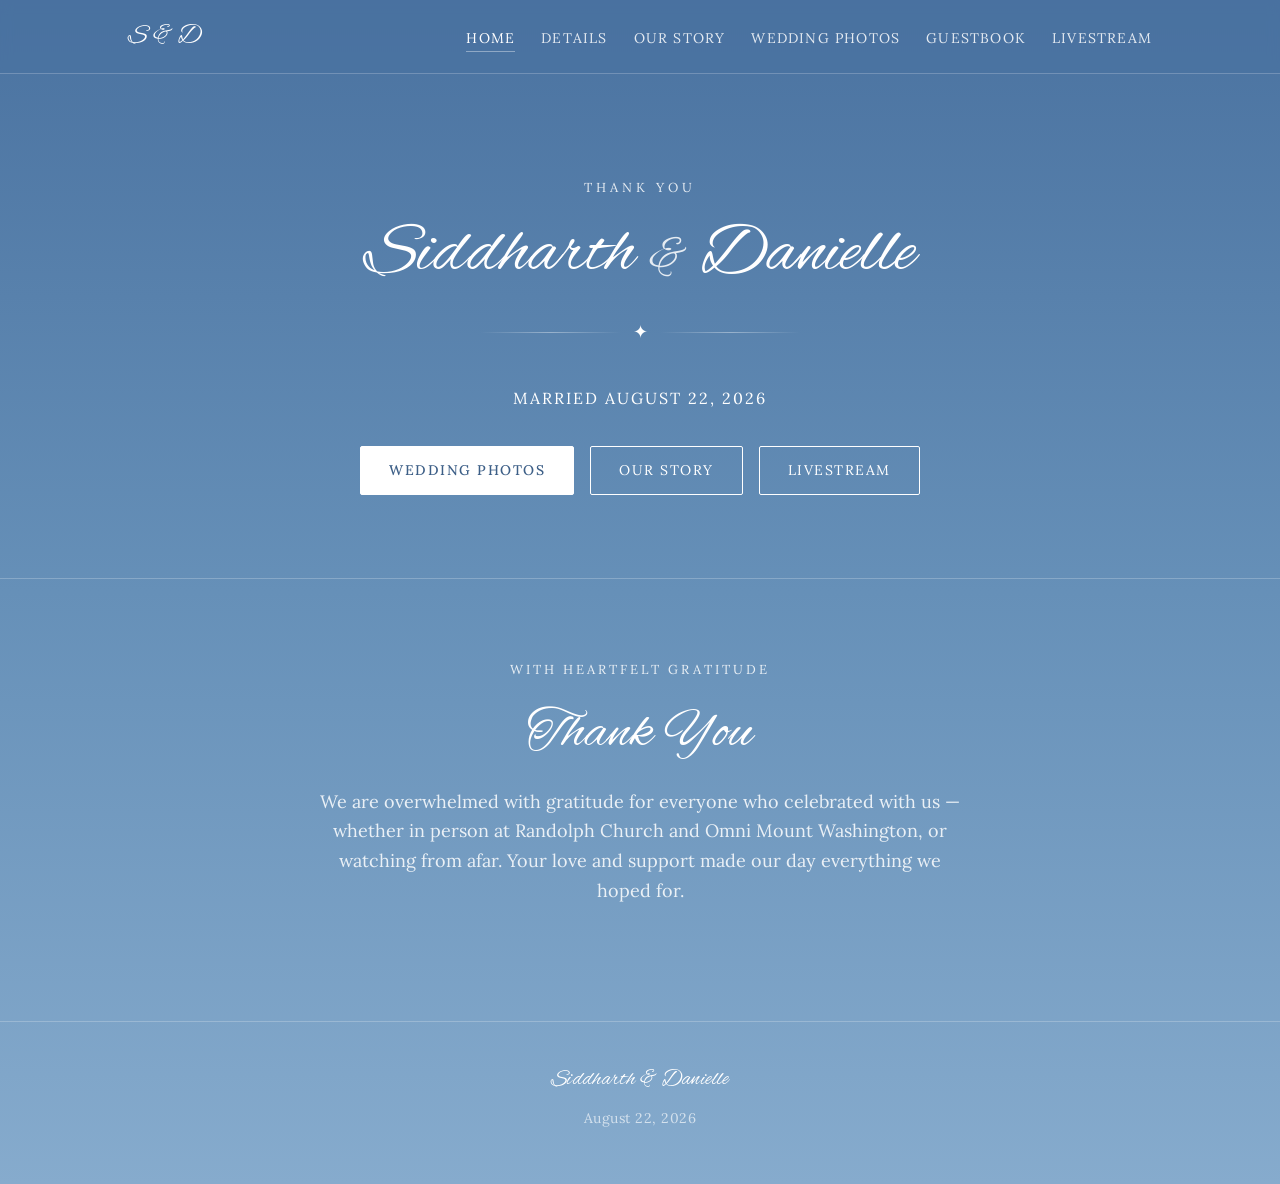
<file: index.html>
<!DOCTYPE html>
<html lang="en">
<head>
<meta charset="UTF-8">
<meta name="viewport" content="width=device-width, initial-scale=1.0">
<title>Home</title>
<link rel="stylesheet" href="assets/css/style.css?v=14">
</head>
<body>

<header class="site-header">
  <div class="nav-wrap">
    <a href="index.html" class="brand" data-couple-initials>S &amp; D</a>
    <button class="nav-toggle" aria-label="Toggle navigation">&#9776;</button>
    <ul class="nav-links">
      <li><a href="index.html">Home</a></li>
      <li><a href="details.html">Details</a></li>
      <li><a href="our-story.html">Our Story</a></li>
      <li><a href="wedding-photos.html">Wedding Photos</a></li>
      <li><a href="guestbook.html">Guestbook</a></li>
      <li><a href="livestream.html">Livestream</a></li>
    </ul>
  </div>
</header>

<section class="hero">
  <div class="hero-eyebrow">Thank You</div>
  <h1 class="hero-names" data-hero-names>Partner One <span class="hero-ampersand">&amp;</span> Partner Two</h1>
  <div class="divider"><span class="mark">&#10022;</span></div>
  <div class="hero-date">Married <span data-hero-date>August 22, 2026</span></div>
  <div class="hero-date" data-hashtag style="font-size:16px; letter-spacing:2px; opacity:0.7; margin-top:6px;"></div>
  <div class="hero-cta">
    <a href="wedding-photos.html" class="btn btn-solid">Wedding Photos</a>
    <a href="our-story.html" class="btn">Our Story</a>
    <a href="livestream.html" class="btn">Livestream</a>
  </div>
</section>

<section class="section">
  <div class="container">
    <div class="section-subtitle">With Heartfelt Gratitude</div>
    <h2 class="section-title" style="text-align:center;">Thank You</h2>
    <p class="section-lead">
      We are overwhelmed with gratitude for everyone who celebrated with us &mdash;
      whether in person at Randolph Church and Omni Mount Washington, or watching
      from afar. Your love and support made our day everything we hoped for.
    </p>
  </div>
</section>

<footer class="site-footer">
  <div class="container">
    <div class="brand" data-couple-brand>Partner One &amp; Partner Two</div>
    <div><span data-wedding-date-footer>August 22, 2026</span></div>
  </div>
</footer>

<script src="assets/js/site-data.js?v=8"></script>
<script src="assets/js/main.js?v=9"></script>
</body>
</html>
</file>
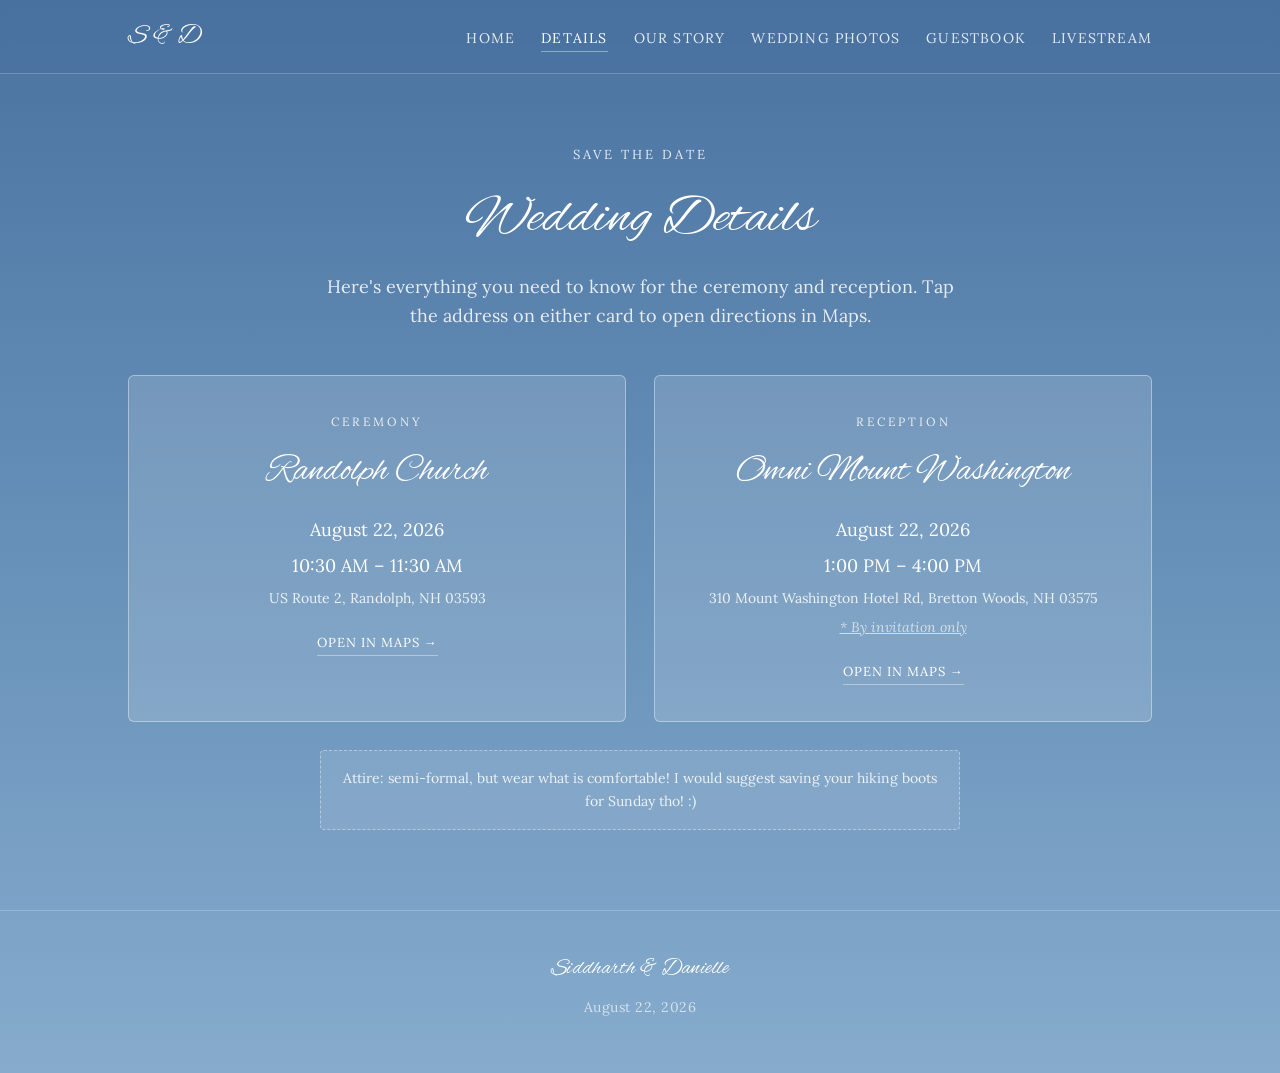
<file: details.html>
<!DOCTYPE html>
<html lang="en">
<head>
<meta charset="UTF-8">
<meta name="viewport" content="width=device-width, initial-scale=1.0">
<title>Wedding Details</title>
<link rel="stylesheet" href="assets/css/style.css?v=14">
</head>
<body>

<header class="site-header">
  <div class="nav-wrap">
    <a href="index.html" class="brand" data-couple-initials>S &amp; D</a>
    <button class="nav-toggle" aria-label="Toggle navigation">&#9776;</button>
    <ul class="nav-links">
      <li><a href="index.html">Home</a></li>
      <li><a href="details.html">Details</a></li>
      <li><a href="our-story.html">Our Story</a></li>
      <li><a href="wedding-photos.html">Wedding Photos</a></li>
      <li><a href="guestbook.html">Guestbook</a></li>
      <li><a href="livestream.html">Livestream</a></li>
    </ul>
  </div>
</header>

<section class="section" style="padding-top:70px;">
  <div class="container">
    <div class="section-subtitle">Save the Date</div>
    <h1 class="section-title" style="text-align:center;">Wedding Details</h1>
    <p class="section-lead">
      Here's everything you need to know for the ceremony and reception.
      Tap the address on either card to open directions in Maps.
    </p>

    <div class="event-grid">
      <div class="event-card fade-in">
        <div class="event-kicker">Ceremony</div>
        <h3 class="event-title" data-ceremony-venue>Venue Name</h3>
        <p class="event-detail" data-ceremony-date>Date</p>
        <p class="event-detail" data-ceremony-time>Time</p>
        <p class="event-detail small" data-ceremony-address>Address</p>
        <a class="event-map-link" data-ceremony-maps href="#" target="_blank" rel="noopener">
          Open in Maps &#8594;
        </a>
      </div>

      <div class="event-card fade-in">
        <div class="event-kicker">Reception</div>
        <h3 class="event-title" data-reception-venue>Venue Name</h3>
        <p class="event-detail" data-reception-date>Date</p>
        <p class="event-detail" data-reception-time>Time</p>
        <p class="event-detail small" data-reception-address>Address</p>
        <p class="event-detail small" data-reception-note style="opacity:0.75; margin-top:6px; font-style:italic; text-decoration:underline;"></p>
        <a class="event-map-link" data-reception-maps href="#" target="_blank" rel="noopener">
          Open in Maps &#8594;
        </a>
      </div>
    </div>

    <div class="note-box" data-attire-note>
      <!-- Populated automatically from site-data.js (attireNote) -->
    </div>
  </div>
</section>

<footer class="site-footer">
  <div class="container">
    <div class="brand" data-couple-brand>Partner One &amp; Partner Two</div>
    <div><span data-wedding-date-footer>August 22, 2026</span></div>
  </div>
</footer>

<script src="assets/js/site-data.js?v=8"></script>
<script src="assets/js/main.js?v=9"></script>
</body>
</html>
</file>
<file: assets/css/style.css>
/* ============================================================
   Wedding Site — Hydrangea Blue Gradient Theme
   ------------------------------------------------------------
   Soft blue gradient background (deep to light, top to bottom),
   ivory/white text, script font (Alex Brush) for names and card
   titles, clean serif (Lora) for menu, subtext, and body copy.

   Other saved themes:
   - style-theme-forest-gold.css   (original dark green / gold)
   - style-theme-plain-build.css   (flat white/black/Roboto build mode)
   Swap this file's contents with either of those (or change the
   <link> in each HTML page) to switch themes.
   ============================================================ */

@import url('https://fonts.googleapis.com/css2?family=Alex+Brush&family=Lora:ital,wght@0,400;0,500;1,400&display=swap');

:root {
  --bg-top: #4A72A0;
  --bg-mid: #6690B8;
  --bg-bottom: #86ABCD;

  --ink: #FFFFFF;
  --ink-soft: rgba(255, 255, 255, 0.85);
  --ink-faint: rgba(255, 255, 255, 0.65);

  --line: rgba(255, 255, 255, 0.38);
  --line-soft: rgba(255, 255, 255, 0.22);
  --card-bg: rgba(255, 255, 255, 0.14);

  --btn-ink: #3D5F87;

  --font-script: 'Alex Brush', cursive;
  --font-serif: 'Lora', Georgia, serif;
  --font-body: 'Lora', Georgia, serif;

  --max-width: 1080px;
}

* { box-sizing: border-box; }

html { scroll-behavior: smooth; }

html {
  min-height: 100%;
}
body {
  margin: 0;
  min-height: 100vh;
  background: linear-gradient(to bottom, var(--bg-top) 0%, var(--bg-mid) 50%, var(--bg-bottom) 100%);
  background-repeat: no-repeat;
  background-size: 100% 100%;
  color: var(--ink);
  font-family: var(--font-body);
  font-size: 18px;
  line-height: 1.65;
  -webkit-font-smoothing: antialiased;
}

img { max-width: 100%; display: block; }

a { color: var(--ink); text-decoration: none; }
a:hover { color: var(--ink-soft); }

.container {
  max-width: var(--max-width);
  margin: 0 auto;
  padding: 0 28px;
}

/* ---------- Ornamental divider ---------- */
.divider {
  display: flex;
  align-items: center;
  justify-content: center;
  gap: 12px;
  margin: 26px auto;
  color: var(--ink-faint);
  width: 100%;
  max-width: 320px;
}
.divider::before,
.divider::after {
  content: "";
  flex: 1;
  height: 1px;
  background: linear-gradient(90deg, transparent, var(--line), transparent);
}
.divider .mark { font-size: 18px; color: var(--ink); line-height: 1; }

/* ---------- Navigation ---------- */
.site-header {
  position: sticky;
  top: 0;
  z-index: 100;
  background: rgba(74, 114, 160, 0.55);
  backdrop-filter: blur(6px);
  border-bottom: 1px solid var(--line-soft);
}

.nav-wrap {
  max-width: var(--max-width);
  margin: 0 auto;
  padding: 15px 28px;
  display: flex;
  align-items: center;
  justify-content: space-between;
}

.brand {
  font-family: var(--font-script);
  font-size: 26px;
  color: var(--ink);
  letter-spacing: 0.3px;
  white-space: nowrap;
}

.nav-links {
  display: flex;
  gap: 26px;
  list-style: none;
  margin: 0;
  padding: 0;
}

.nav-links a {
  font-family: var(--font-serif);
  font-size: 14px;
  letter-spacing: 1.2px;
  text-transform: uppercase;
  color: var(--ink-soft);
  padding-bottom: 4px;
  border-bottom: 1px solid transparent;
  transition: color 0.2s ease, border-color 0.2s ease;
}

.nav-links a:hover,
.nav-links a.active {
  color: var(--ink);
  border-color: var(--line);
}

.nav-toggle {
  display: none;
  background: transparent;
  border: 1px solid var(--line);
  color: var(--ink);
  font-size: 20px;
  width: 40px;
  height: 40px;
  border-radius: 3px;
  cursor: pointer;
}

@media (max-width: 780px) {
  .nav-toggle { display: block; }
  .nav-links {
    position: absolute;
    top: 100%;
    left: 0;
    right: 0;
    flex-direction: column;
    background: var(--bg-top);
    padding: 18px 28px 24px;
    gap: 16px;
    border-bottom: 1px solid var(--line-soft);
    display: none;
  }
  .nav-links.open { display: flex; }
}

/* ---------- Hero ---------- */
.hero {
  min-height: 56vh;
  display: flex;
  flex-direction: column;
  align-items: center;
  justify-content: center;
  text-align: center;
  padding: 60px 24px 40px;
  position: relative;
}

.hero-eyebrow {
  font-family: var(--font-serif);
  text-transform: uppercase;
  letter-spacing: 4px;
  font-size: 13px;
  color: var(--ink-soft);
  margin-bottom: 16px;
}

.hero-names {
  font-family: var(--font-script);
  font-weight: 400;
  font-size: clamp(44px, 8vw, 72px);
  line-height: 1.15;
  color: var(--ink);
  margin: 0 4px;
  white-space: nowrap;
}

.hero-ampersand {
  font-size: 0.7em;
  color: var(--ink-soft);
}

.hero-date {
  font-family: var(--font-serif);
  text-transform: uppercase;
  font-size: clamp(14px, 2vw, 16px);
  letter-spacing: 2px;
  color: var(--ink);
  margin-top: 18px;
}

.hero-cta {
  margin-top: 34px;
  display: flex;
  gap: 16px;
  flex-wrap: wrap;
  justify-content: center;
}

/* ---------- Buttons ---------- */
.btn {
  display: inline-block;
  font-family: var(--font-serif);
  font-size: 14px;
  letter-spacing: 1.5px;
  text-transform: uppercase;
  padding: 12px 28px;
  border: 1px solid var(--ink);
  border-radius: 2px;
  color: var(--ink);
  background: transparent;
  cursor: pointer;
  transition: all 0.2s ease;
}
.btn:hover {
  background: var(--ink);
  color: var(--btn-ink);
}
.btn-solid {
  background: var(--ink);
  color: var(--btn-ink);
  font-weight: 500;
}
.btn-solid:hover {
  background: rgba(255, 255, 255, 0.85);
  color: var(--btn-ink);
}

/* ---------- Sections ---------- */
.section {
  padding: 80px 0;
  border-top: 1px solid var(--line-soft);
}
.section:first-of-type { border-top: none; }

.section-title {
  font-family: var(--font-script);
  font-weight: 400;
  font-size: clamp(40px, 6vw, 56px);
  color: var(--ink);
  text-align: center;
  margin: 0 0 6px;
}

.section-subtitle {
  text-align: center;
  font-family: var(--font-serif);
  text-transform: uppercase;
  letter-spacing: 3px;
  font-size: 13px;
  color: var(--ink-soft);
  margin-bottom: 8px;
}

.section-lead {
  text-align: center;
  max-width: 640px;
  margin: 0 auto 36px;
  color: var(--ink-soft);
  font-size: 18px;
}

/* ---------- Cards (Ceremony / Reception) ---------- */
.event-grid {
  display: grid;
  grid-template-columns: repeat(2, 1fr);
  gap: 28px;
  margin-top: 44px;
}
@media (max-width: 760px) {
  .event-grid { grid-template-columns: 1fr; }
}

.event-card {
  background: var(--card-bg);
  border: 1px solid var(--line);
  border-radius: 6px;
  padding: 36px 30px;
  text-align: center;
  position: relative;
}
.event-kicker {
  font-family: var(--font-serif);
  text-transform: uppercase;
  letter-spacing: 3px;
  font-size: 12px;
  color: var(--ink-soft);
  margin-bottom: 10px;
}
.event-title {
  font-family: var(--font-script);
  font-weight: 400;
  font-size: 36px;
  color: var(--ink);
  margin: 0 0 14px;
}
.event-detail {
  font-family: var(--font-serif);
  font-size: 18px;
  color: var(--ink);
  margin: 6px 0;
}
.event-detail.small {
  font-size: 14px;
  color: var(--ink-soft);
}
.event-map-link {
  display: inline-flex;
  align-items: center;
  gap: 6px;
  margin-top: 16px;
  font-family: var(--font-serif);
  letter-spacing: 1px;
  text-transform: uppercase;
  font-size: 13px;
  color: var(--ink);
  border-bottom: 1px solid var(--line);
  padding-bottom: 2px;
}

/* ---------- Story timeline ---------- */
.timeline {
  max-width: 760px;
  margin: 46px auto 0;
  position: relative;
  padding-left: 32px;
  border-left: 1px solid var(--line);
}
.timeline-item {
  position: relative;
  padding-bottom: 42px;
}
.timeline-item:last-child { padding-bottom: 0; }
.timeline-item::before {
  content: "";
  position: absolute;
  left: -37px;
  top: 8px;
  width: 10px;
  height: 10px;
  background: var(--ink);
  border-radius: 50%;
}
.timeline-date {
  font-family: var(--font-serif);
  text-transform: uppercase;
  letter-spacing: 2px;
  font-size: 13px;
  color: var(--ink-soft);
  margin-bottom: 6px;
}
.timeline-heading {
  font-family: var(--font-script);
  font-weight: 400;
  font-size: 30px;
  color: var(--ink);
  margin: 0 0 8px;
}
.timeline-text { color: var(--ink-soft); font-size: 17px; white-space: pre-line; }

/* ---------- Photo gallery ---------- */
/* True masonry via CSS columns: each photo keeps its own natural aspect
   ratio (no cropping, no JS sizing), and items stack top-to-bottom within
   a column — this can never overlap, unlike a JS-driven CSS Grid span. */
.gallery-grid {
  column-count: 3;
  column-gap: 14px;
  margin-top: 36px;
}
@media (max-width: 760px) {
  .gallery-grid { column-count: 2; column-gap: 10px; }
}
.gallery-item {
  display: block;
  width: 100%;
  break-inside: avoid;
  -webkit-column-break-inside: avoid;
  margin: 0 0 14px;
  overflow: hidden;
  border-radius: 4px;
  border: 1px solid var(--line);
  cursor: pointer;
  background: var(--card-bg);
  position: relative;
  transition: transform 0.3s ease, box-shadow 0.3s ease, border-color 0.3s ease;
}

.gallery-item img {
  display: block;
  width: 100%;
  height: auto;
  transition: transform 0.45s ease;
}
.gallery-item:hover {
  transform: translateY(-4px);
  box-shadow: 0 14px 26px rgba(0, 0, 0, 0.25);
  border-color: var(--ink-soft);
}
.gallery-item:hover img { transform: scale(1.08); }
.gallery-placeholder {
  width: 100%;
  height: 100%;
  display: flex;
  align-items: center;
  justify-content: center;
  color: var(--ink-faint);
  font-family: var(--font-serif);
  font-size: 13px;
  text-align: center;
  padding: 16px;
}

.lightbox {
  position: fixed;
  inset: 0;
  background: rgba(30, 50, 75, 0.94);
  display: none;
  align-items: center;
  justify-content: center;
  z-index: 200;
  padding: 40px;
}
.lightbox.open { display: flex; }
.lightbox img {
  max-width: 90vw;
  max-height: 85vh;
  border: 1px solid var(--line);
  border-radius: 4px;
}
.lightbox-close {
  position: absolute;
  top: 22px;
  right: 30px;
  color: var(--ink);
  font-size: 32px;
  cursor: pointer;
  background: none;
  border: none;
}

/* ---------- Guestbook ---------- */
.guest-form {
  max-width: 560px;
  margin: 0 auto;
  display: flex;
  flex-direction: column;
  gap: 18px;
}
.field label {
  display: block;
  font-family: var(--font-serif);
  text-transform: uppercase;
  letter-spacing: 1.5px;
  font-size: 12px;
  color: var(--ink-soft);
  margin-bottom: 8px;
}
.field input,
.field textarea {
  width: 100%;
  box-sizing: border-box;
  background: rgba(255, 255, 255, 0.12);
  border: 1px solid var(--line);
  border-radius: 3px;
  padding: 12px 14px;
  color: var(--ink);
  font-family: var(--font-body);
  font-size: 16px;
}
.field input {
  height: 48px;
}
.field textarea {
  height: 384px;   /* 8x the name input's height (48px), per request */
  min-height: 384px;
  max-height: 384px;
  overflow-y: auto;
  resize: none;
}
.field input::placeholder,
.field textarea::placeholder { color: var(--ink-faint); }
.field input:focus,
.field textarea:focus {
  outline: none;
  border-color: var(--ink);
}
.form-status {
  text-align: center;
  font-family: var(--font-serif);
  color: var(--ink);
  min-height: 24px;
}

.guest-wall {
  max-width: 760px;
  margin: 56px auto 0;
  display: grid;
  gap: 18px;
}
.guest-note {
  background: var(--card-bg);
  border: 1px solid var(--line);
  border-left: 3px solid var(--ink);
  border-radius: 4px;
  padding: 20px 24px;
}
.guest-note-name {
  font-family: var(--font-script);
  font-size: 24px;
  color: var(--ink);
  margin-bottom: 4px;
}
.guest-note-date {
  font-size: 12px;
  color: var(--ink-faint);
  margin-bottom: 8px;
  font-family: var(--font-serif);
}
.guest-note-message {
  color: var(--ink);
  font-size: 17px;
  font-style: italic;
}
.wall-empty {
  text-align: center;
  color: var(--ink-faint);
  font-family: var(--font-serif);
  padding: 20px 0;
}

/* ---------- Livestream ---------- */
.countdown {
  display: flex;
  justify-content: center;
  gap: 24px;
  margin: 36px 0 10px;
  flex-wrap: wrap;
}
.countdown-unit { text-align: center; min-width: 78px; }
.countdown-number {
  font-family: var(--font-serif);
  font-weight: 500;
  font-size: 44px;
  color: var(--ink);
  line-height: 1;
}
.countdown-label {
  font-family: var(--font-serif);
  text-transform: uppercase;
  letter-spacing: 1.5px;
  font-size: 12px;
  color: var(--ink-soft);
  margin-top: 8px;
}

.video-frame {
  max-width: 860px;
  margin: 44px auto 0;
  border: 1px solid var(--line);
  border-radius: 6px;
  overflow: hidden;
  background: rgba(255, 255, 255, 0.08);
  aspect-ratio: 16 / 9;
  position: relative;
}

/* ---------- Livestream page: video + form on the left, running
   guestbook messages as a tall sidebar on the right ---------- */
.livestream-container {
  max-width: 1280px;
}
.livestream-layout {
  display: grid;
  grid-template-columns: minmax(0, 1fr) 300px;
  align-items: start;
  gap: 28px;
  margin-top: 36px;
  text-align: left;
}
.livestream-video-col {
  grid-column: 1;
  min-width: 0;
}
.livestream-video-col .video-frame {
  max-width: none;
  width: 100%;
  margin: 0;
}
.livestream-form-block {
  margin-top: 40px;
}
.livestream-form-block .guest-form { margin-top: 16px; }
.livestream-form-block .field textarea {
  height: 192px;
  min-height: 192px;
  max-height: 192px;
}
.livestream-chat-col {
  grid-column: 2;
}
.livestream-guest-wall {
  max-height: 640px;
  overflow-y: auto;
  padding-right: 4px;
  margin: 0;
}
.livestream-guest-wall .guest-note { padding: 14px 16px; }
.livestream-guest-wall .guest-note-name { font-size: 17px; margin-bottom: 2px; }
.livestream-guest-wall .guest-note-date { font-size: 11px; margin-bottom: 5px; }
.livestream-guest-wall .guest-note-message { font-size: 13px; }
@media (max-width: 900px) {
  .livestream-layout {
    grid-template-columns: 1fr;
  }
  .livestream-chat-col {
    grid-column: 1;
  }
  .livestream-guest-wall {
    max-height: none;
    overflow-y: visible;
  }
}
.video-frame iframe {
  width: 100%;
  height: 100%;
  border: 0;
}
.video-frame .video-placeholder {
  position: absolute;
  inset: 0;
  display: flex;
  align-items: center;
  justify-content: center;
  text-align: center;
  color: var(--ink-soft);
  font-family: var(--font-serif);
  padding: 30px;
}

/* ---------- Footer ---------- */
.site-footer {
  border-top: 1px solid var(--line-soft);
  padding: 40px 0 54px;
  text-align: center;
  color: var(--ink-faint);
  font-family: var(--font-serif);
  font-size: 14px;
  letter-spacing: 0.5px;
}
.site-footer .brand {
  font-size: 22px;
  margin-bottom: 8px;
  display: inline-block;
}

/* ---------- Utility ---------- */
.fade-in {
  opacity: 0;
  transform: translateY(14px);
  transition: opacity 0.7s ease, transform 0.7s ease;
}
.fade-in.visible {
  opacity: 1;
  transform: translateY(0);
}

.note-box {
  max-width: 640px;
  margin: 28px auto 0;
  background: rgba(255, 255, 255, 0.1);
  border: 1px dashed var(--line);
  border-radius: 4px;
  padding: 16px 20px;
  font-size: 14px;
  color: var(--ink-soft);
  text-align: center;
}
</file>
